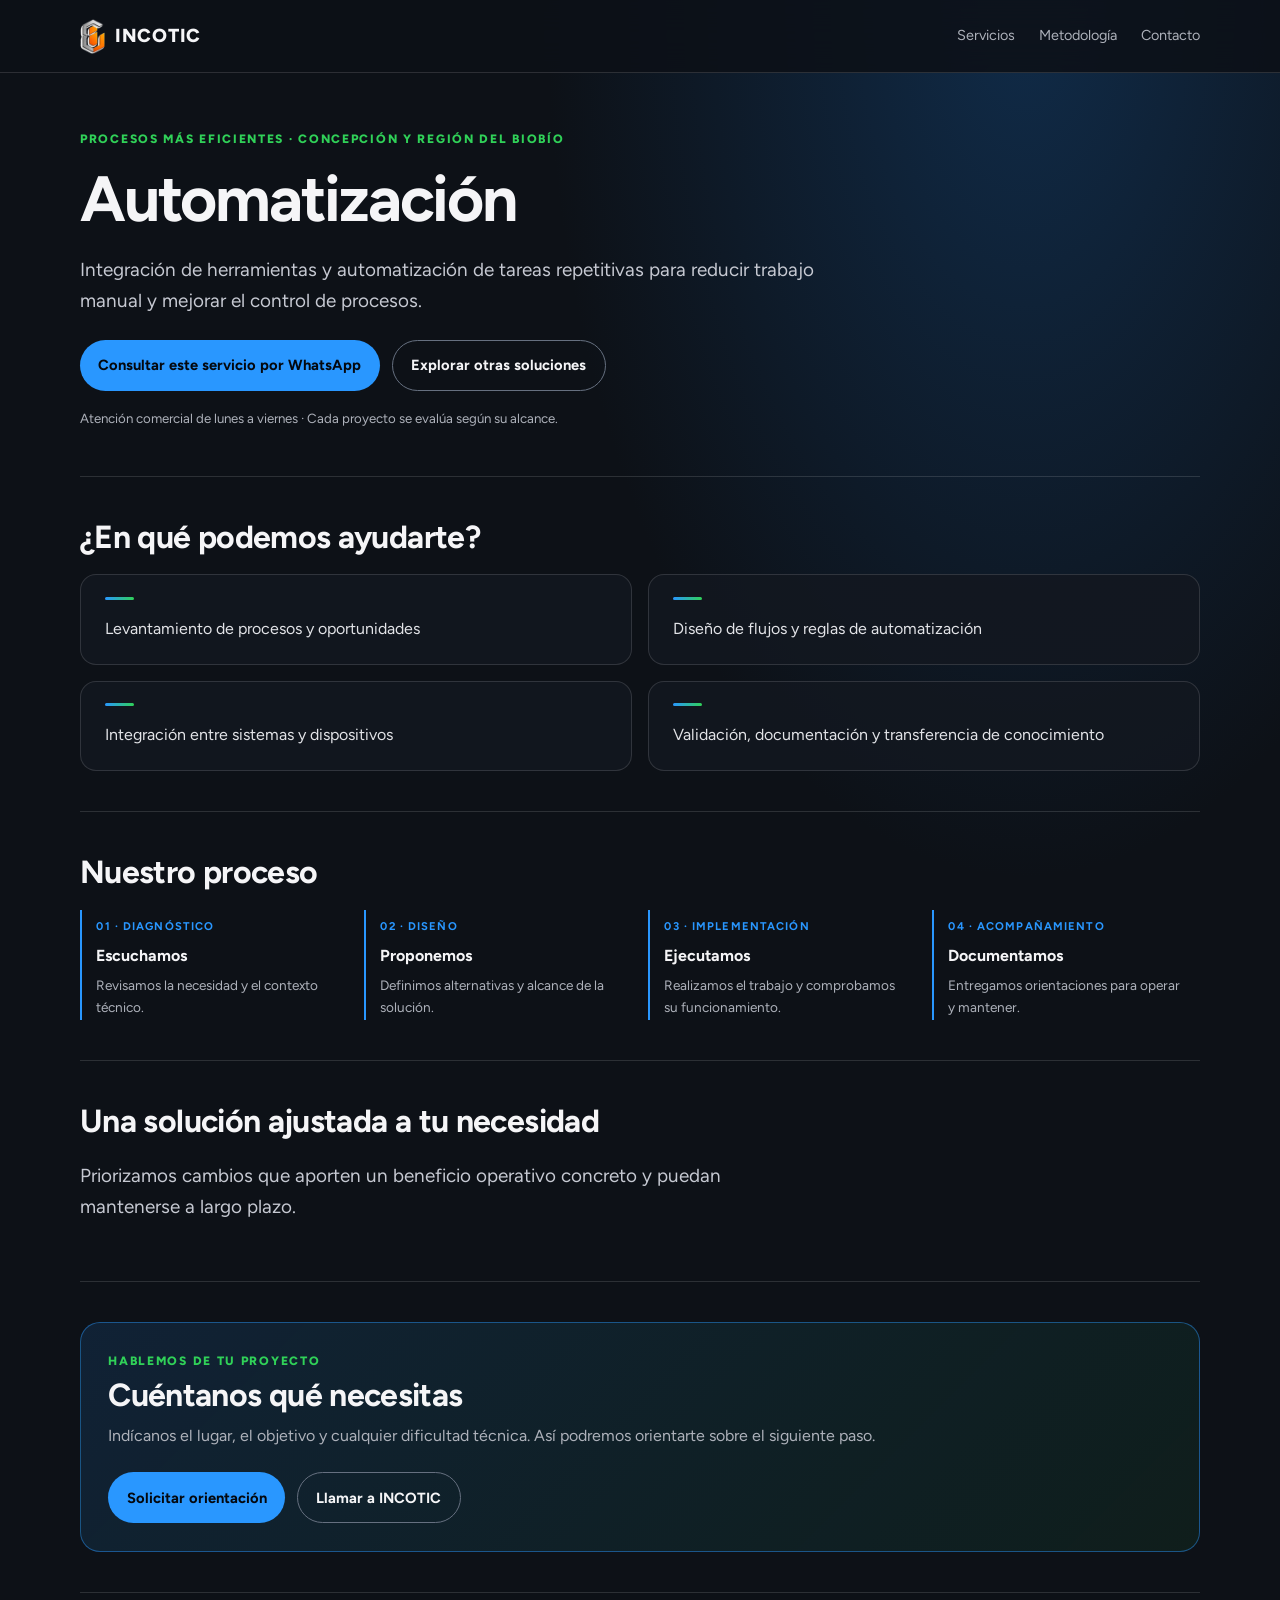
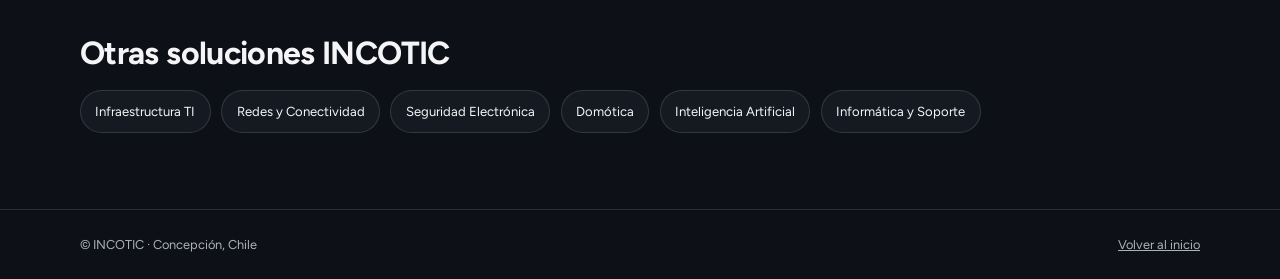
<file: servicios/automatizacion.html>
<!DOCTYPE html>
<html lang="es-CL">
<head>
<meta charset="utf-8"><meta name="viewport" content="width=device-width,initial-scale=1">
<title>Automatización en Concepción y Biobío | INCOTIC</title>
<meta name="description" content="Integración de herramientas y automatización de tareas repetitivas para reducir trabajo manual y mejorar el control de procesos. INCOTIC, Concepción y Región del Biobío.">
<link rel="canonical" href="https://incotic.com/servicios/automatizacion.html">
<meta property="og:type" content="website"><meta property="og:locale" content="es_CL">
<meta property="og:title" content="Automatización | INCOTIC"><meta property="og:description" content="Integración de herramientas y automatización de tareas repetitivas para reducir trabajo manual y mejorar el control de procesos.">
<meta property="og:url" content="https://incotic.com/servicios/automatizacion.html"><meta property="og:image" content="https://incotic.com/og-image.jpg">
<link rel="icon" href="../logo.png" type="image/png">
<link rel="preconnect" href="https://fonts.googleapis.com">
<link rel="preconnect" href="https://fonts.gstatic.com" crossorigin>
<link href="https://fonts.googleapis.com/css2?family=Figtree:wght@400;500;600;700;800&display=swap" rel="stylesheet">
<link rel="stylesheet" href="../servicios.css">
<script type="application/ld+json">{"@context":"https://schema.org","@type":"Service","name":"Automatización","serviceType":"Automatización","description":"Integración de herramientas y automatización de tareas repetitivas para reducir trabajo manual y mejorar el control de procesos.","url":"https://incotic.com/servicios/automatizacion.html","provider":{"@type":"Organization","name":"INCOTIC","url":"https://incotic.com/"},"areaServed":{"@type":"AdministrativeArea","name":"Región del Biobío, Chile"}}</script>
</head>
<body>
<a href="#contenido" class="skip">Saltar al contenido</a>
<header class="site-header"><nav class="shell nav" aria-label="Navegación principal">
<a class="brand" href="../index.html"><img src="../logo.png" alt="" width="25" height="35"> INCOTIC</a>
<div class="nav-links"><a href="../index.html#soluciones">Servicios</a><a href="../index.html#metodologia">Metodología</a><a href="../index.html#contacto">Contacto</a></div>
</nav></header>
<main id="contenido" class="shell">
<section class="hero" aria-labelledby="servicio-titulo">
<div class="eyebrow">Procesos más eficientes · Concepción y Región del Biobío</div>
<h1 id="servicio-titulo">Automatización</h1>
<p class="lede">Integración de herramientas y automatización de tareas repetitivas para reducir trabajo manual y mejorar el control de procesos.</p>
<div class="actions"><a class="action action-primary" href="https://wa.me/56973828553?text=Hola%2C%20quisiera%20una%20evaluaci%C3%B3n%20sobre%20Automatizaci%C3%B3n%20para%20mi%20proyecto." target="_blank" rel="noopener noreferrer">Consultar este servicio por WhatsApp</a><a class="action action-secondary" href="../index.html#soluciones">Explorar otras soluciones</a></div>
<p class="note">Atención comercial de lunes a viernes · Cada proyecto se evalúa según su alcance.</p>
</section>
<section class="section" aria-labelledby="alcance"><h2 id="alcance">¿En qué podemos ayudarte?</h2>
<div class="grid"><article class="tile"><p>Levantamiento de procesos y oportunidades</p></article>
<article class="tile"><p>Diseño de flujos y reglas de automatización</p></article>
<article class="tile"><p>Integración entre sistemas y dispositivos</p></article>
<article class="tile"><p>Validación, documentación y transferencia de conocimiento</p></article></div></section>
<section class="section" aria-labelledby="metodo"><h2 id="metodo">Nuestro proceso</h2>
<div class="process">
<div class="step"><b>01 · Diagnóstico</b><h3>Escuchamos</h3><p>Revisamos la necesidad y el contexto técnico.</p></div>
<div class="step"><b>02 · Diseño</b><h3>Proponemos</h3><p>Definimos alternativas y alcance de la solución.</p></div>
<div class="step"><b>03 · Implementación</b><h3>Ejecutamos</h3><p>Realizamos el trabajo y comprobamos su funcionamiento.</p></div>
<div class="step"><b>04 · Acompañamiento</b><h3>Documentamos</h3><p>Entregamos orientaciones para operar y mantener.</p></div>
</div></section>
<section class="section" aria-labelledby="enfoque"><h2 id="enfoque">Una solución ajustada a tu necesidad</h2><p class="lede">Priorizamos cambios que aporten un beneficio operativo concreto y puedan mantenerse a largo plazo.</p></section>
<section class="section" aria-labelledby="cotiza"><div class="cta"><div class="eyebrow">Hablemos de tu proyecto</div><h2 id="cotiza">Cuéntanos qué necesitas</h2><p>Indícanos el lugar, el objetivo y cualquier dificultad técnica. Así podremos orientarte sobre el siguiente paso.</p><div class="actions"><a class="action action-primary" href="https://wa.me/56973828553?text=Hola%2C%20quisiera%20una%20evaluaci%C3%B3n%20sobre%20Automatizaci%C3%B3n%20para%20mi%20proyecto." target="_blank" rel="noopener noreferrer">Solicitar orientación</a><a class="action action-secondary" href="tel:+56973828553">Llamar a INCOTIC</a></div></div></section>
<section class="section" aria-labelledby="otros"><h2 id="otros">Otras soluciones INCOTIC</h2><nav class="other-services" aria-label="Otros servicios"><a href="infraestructura-ti.html">Infraestructura TI</a><a href="redes-y-conectividad.html">Redes y Conectividad</a><a href="seguridad-electronica.html">Seguridad Electrónica</a><a href="domotica.html">Domótica</a><a href="inteligencia-artificial.html">Inteligencia Artificial</a><a href="informatica.html">Informática y Soporte</a></nav></section>
</main>
<footer class="site-footer"><div class="shell footer-inner"><span>© INCOTIC · Concepción, Chile</span><a href="../index.html">Volver al inicio</a></div></footer>
</body>
</html>
</file>
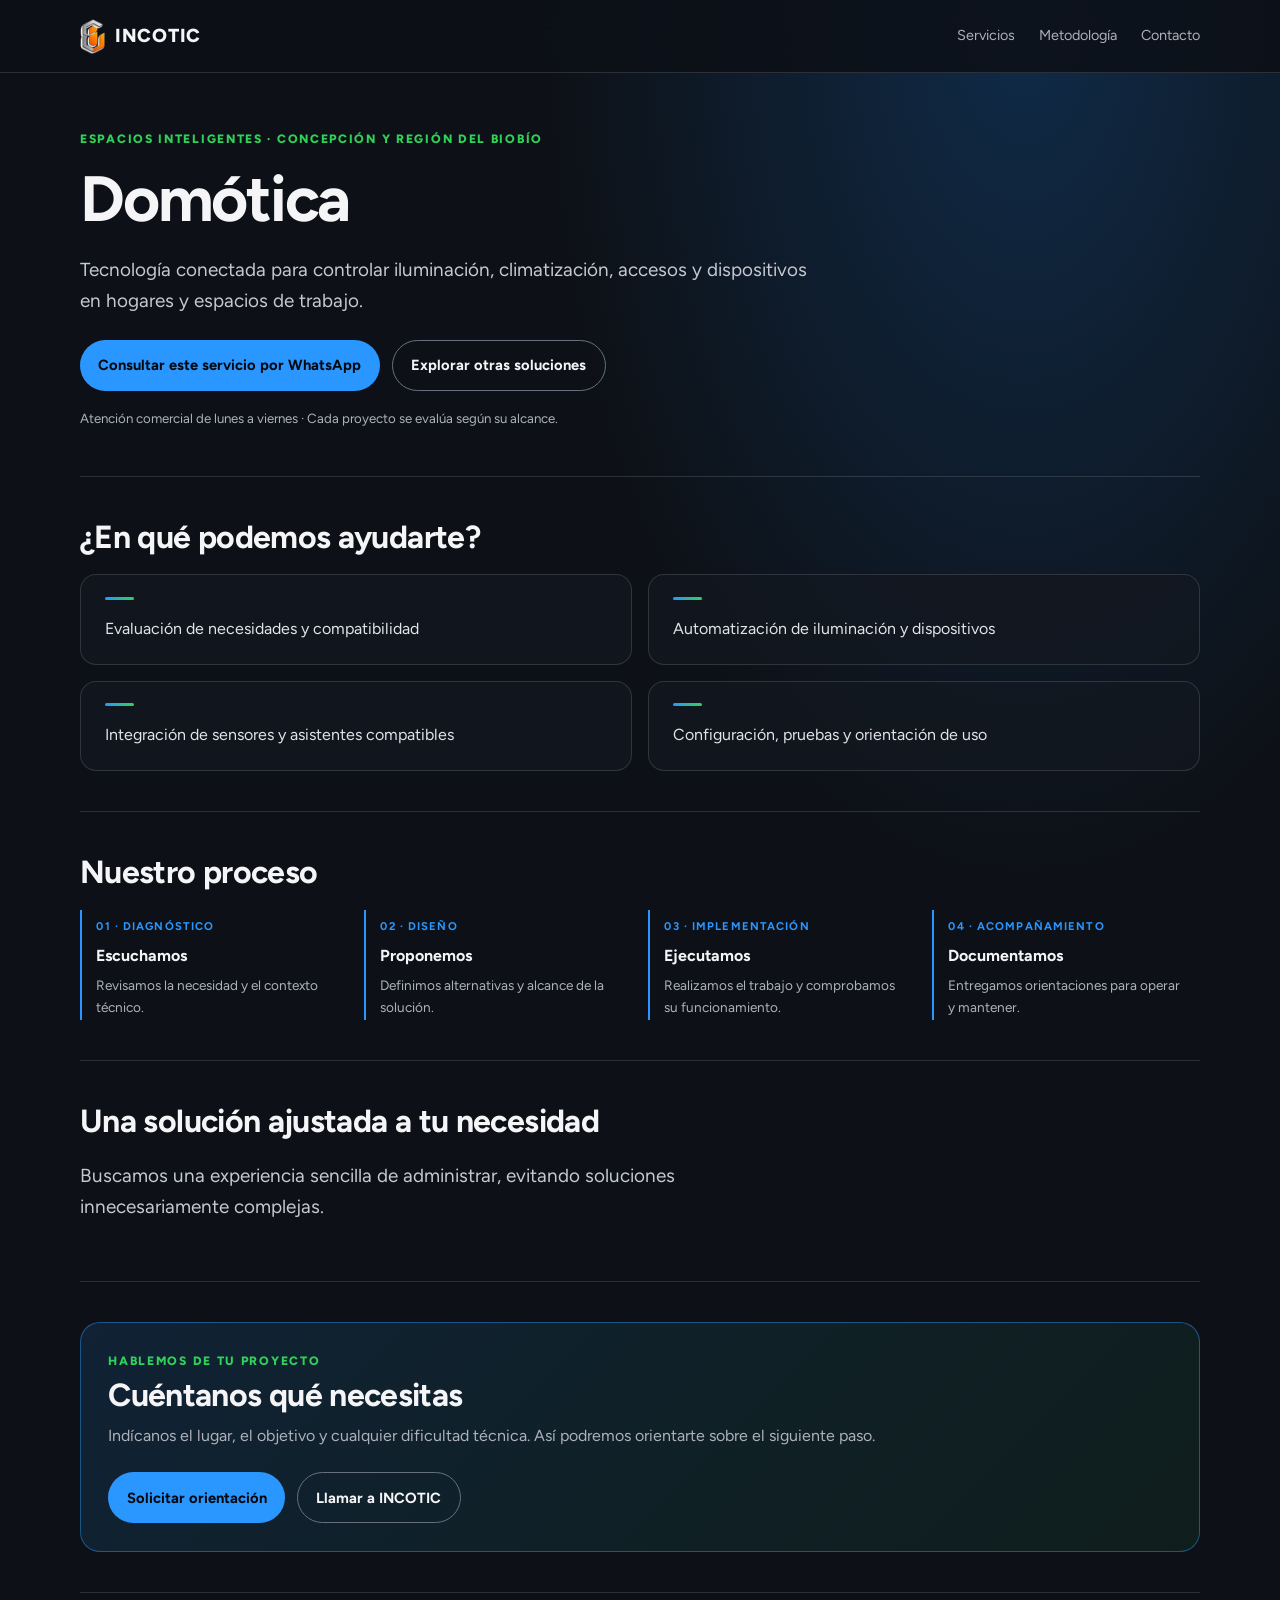
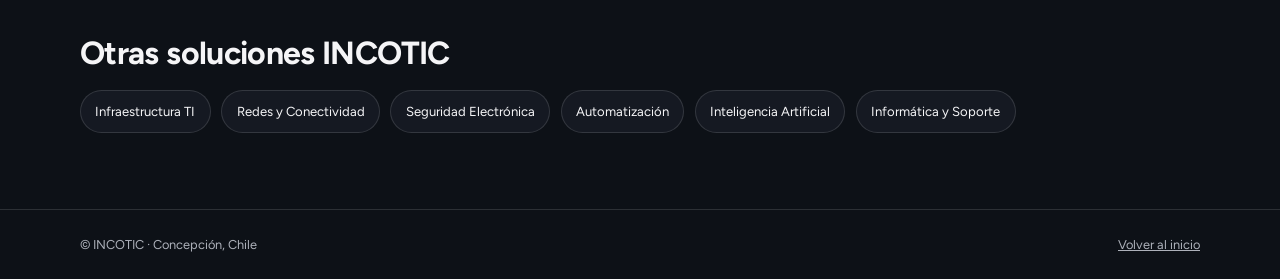
<file: servicios/domotica.html>
<!DOCTYPE html>
<html lang="es-CL">
<head>
<meta charset="utf-8"><meta name="viewport" content="width=device-width,initial-scale=1">
<title>Domótica en Concepción y Biobío | INCOTIC</title>
<meta name="description" content="Tecnología conectada para controlar iluminación, climatización, accesos y dispositivos en hogares y espacios de trabajo. INCOTIC, Concepción y Región del Biobío.">
<link rel="canonical" href="https://incotic.com/servicios/domotica.html">
<meta property="og:type" content="website"><meta property="og:locale" content="es_CL">
<meta property="og:title" content="Domótica | INCOTIC"><meta property="og:description" content="Tecnología conectada para controlar iluminación, climatización, accesos y dispositivos en hogares y espacios de trabajo.">
<meta property="og:url" content="https://incotic.com/servicios/domotica.html"><meta property="og:image" content="https://incotic.com/og-image.jpg">
<link rel="icon" href="../logo.png" type="image/png">
<link rel="preconnect" href="https://fonts.googleapis.com">
<link rel="preconnect" href="https://fonts.gstatic.com" crossorigin>
<link href="https://fonts.googleapis.com/css2?family=Figtree:wght@400;500;600;700;800&display=swap" rel="stylesheet">
<link rel="stylesheet" href="../servicios.css">
<script type="application/ld+json">{"@context":"https://schema.org","@type":"Service","name":"Domótica","serviceType":"Domótica","description":"Tecnología conectada para controlar iluminación, climatización, accesos y dispositivos en hogares y espacios de trabajo.","url":"https://incotic.com/servicios/domotica.html","provider":{"@type":"Organization","name":"INCOTIC","url":"https://incotic.com/"},"areaServed":{"@type":"AdministrativeArea","name":"Región del Biobío, Chile"}}</script>
</head>
<body>
<a href="#contenido" class="skip">Saltar al contenido</a>
<header class="site-header"><nav class="shell nav" aria-label="Navegación principal">
<a class="brand" href="../index.html"><img src="../logo.png" alt="" width="25" height="35"> INCOTIC</a>
<div class="nav-links"><a href="../index.html#soluciones">Servicios</a><a href="../index.html#metodologia">Metodología</a><a href="../index.html#contacto">Contacto</a></div>
</nav></header>
<main id="contenido" class="shell">
<section class="hero" aria-labelledby="servicio-titulo">
<div class="eyebrow">Espacios inteligentes · Concepción y Región del Biobío</div>
<h1 id="servicio-titulo">Domótica</h1>
<p class="lede">Tecnología conectada para controlar iluminación, climatización, accesos y dispositivos en hogares y espacios de trabajo.</p>
<div class="actions"><a class="action action-primary" href="https://wa.me/56973828553?text=Hola%2C%20quisiera%20una%20evaluaci%C3%B3n%20sobre%20Dom%C3%B3tica%20para%20mi%20proyecto." target="_blank" rel="noopener noreferrer">Consultar este servicio por WhatsApp</a><a class="action action-secondary" href="../index.html#soluciones">Explorar otras soluciones</a></div>
<p class="note">Atención comercial de lunes a viernes · Cada proyecto se evalúa según su alcance.</p>
</section>
<section class="section" aria-labelledby="alcance"><h2 id="alcance">¿En qué podemos ayudarte?</h2>
<div class="grid"><article class="tile"><p>Evaluación de necesidades y compatibilidad</p></article>
<article class="tile"><p>Automatización de iluminación y dispositivos</p></article>
<article class="tile"><p>Integración de sensores y asistentes compatibles</p></article>
<article class="tile"><p>Configuración, pruebas y orientación de uso</p></article></div></section>
<section class="section" aria-labelledby="metodo"><h2 id="metodo">Nuestro proceso</h2>
<div class="process">
<div class="step"><b>01 · Diagnóstico</b><h3>Escuchamos</h3><p>Revisamos la necesidad y el contexto técnico.</p></div>
<div class="step"><b>02 · Diseño</b><h3>Proponemos</h3><p>Definimos alternativas y alcance de la solución.</p></div>
<div class="step"><b>03 · Implementación</b><h3>Ejecutamos</h3><p>Realizamos el trabajo y comprobamos su funcionamiento.</p></div>
<div class="step"><b>04 · Acompañamiento</b><h3>Documentamos</h3><p>Entregamos orientaciones para operar y mantener.</p></div>
</div></section>
<section class="section" aria-labelledby="enfoque"><h2 id="enfoque">Una solución ajustada a tu necesidad</h2><p class="lede">Buscamos una experiencia sencilla de administrar, evitando soluciones innecesariamente complejas.</p></section>
<section class="section" aria-labelledby="cotiza"><div class="cta"><div class="eyebrow">Hablemos de tu proyecto</div><h2 id="cotiza">Cuéntanos qué necesitas</h2><p>Indícanos el lugar, el objetivo y cualquier dificultad técnica. Así podremos orientarte sobre el siguiente paso.</p><div class="actions"><a class="action action-primary" href="https://wa.me/56973828553?text=Hola%2C%20quisiera%20una%20evaluaci%C3%B3n%20sobre%20Dom%C3%B3tica%20para%20mi%20proyecto." target="_blank" rel="noopener noreferrer">Solicitar orientación</a><a class="action action-secondary" href="tel:+56973828553">Llamar a INCOTIC</a></div></div></section>
<section class="section" aria-labelledby="otros"><h2 id="otros">Otras soluciones INCOTIC</h2><nav class="other-services" aria-label="Otros servicios"><a href="infraestructura-ti.html">Infraestructura TI</a><a href="redes-y-conectividad.html">Redes y Conectividad</a><a href="seguridad-electronica.html">Seguridad Electrónica</a><a href="automatizacion.html">Automatización</a><a href="inteligencia-artificial.html">Inteligencia Artificial</a><a href="informatica.html">Informática y Soporte</a></nav></section>
</main>
<footer class="site-footer"><div class="shell footer-inner"><span>© INCOTIC · Concepción, Chile</span><a href="../index.html">Volver al inicio</a></div></footer>
</body>
</html>
</file>
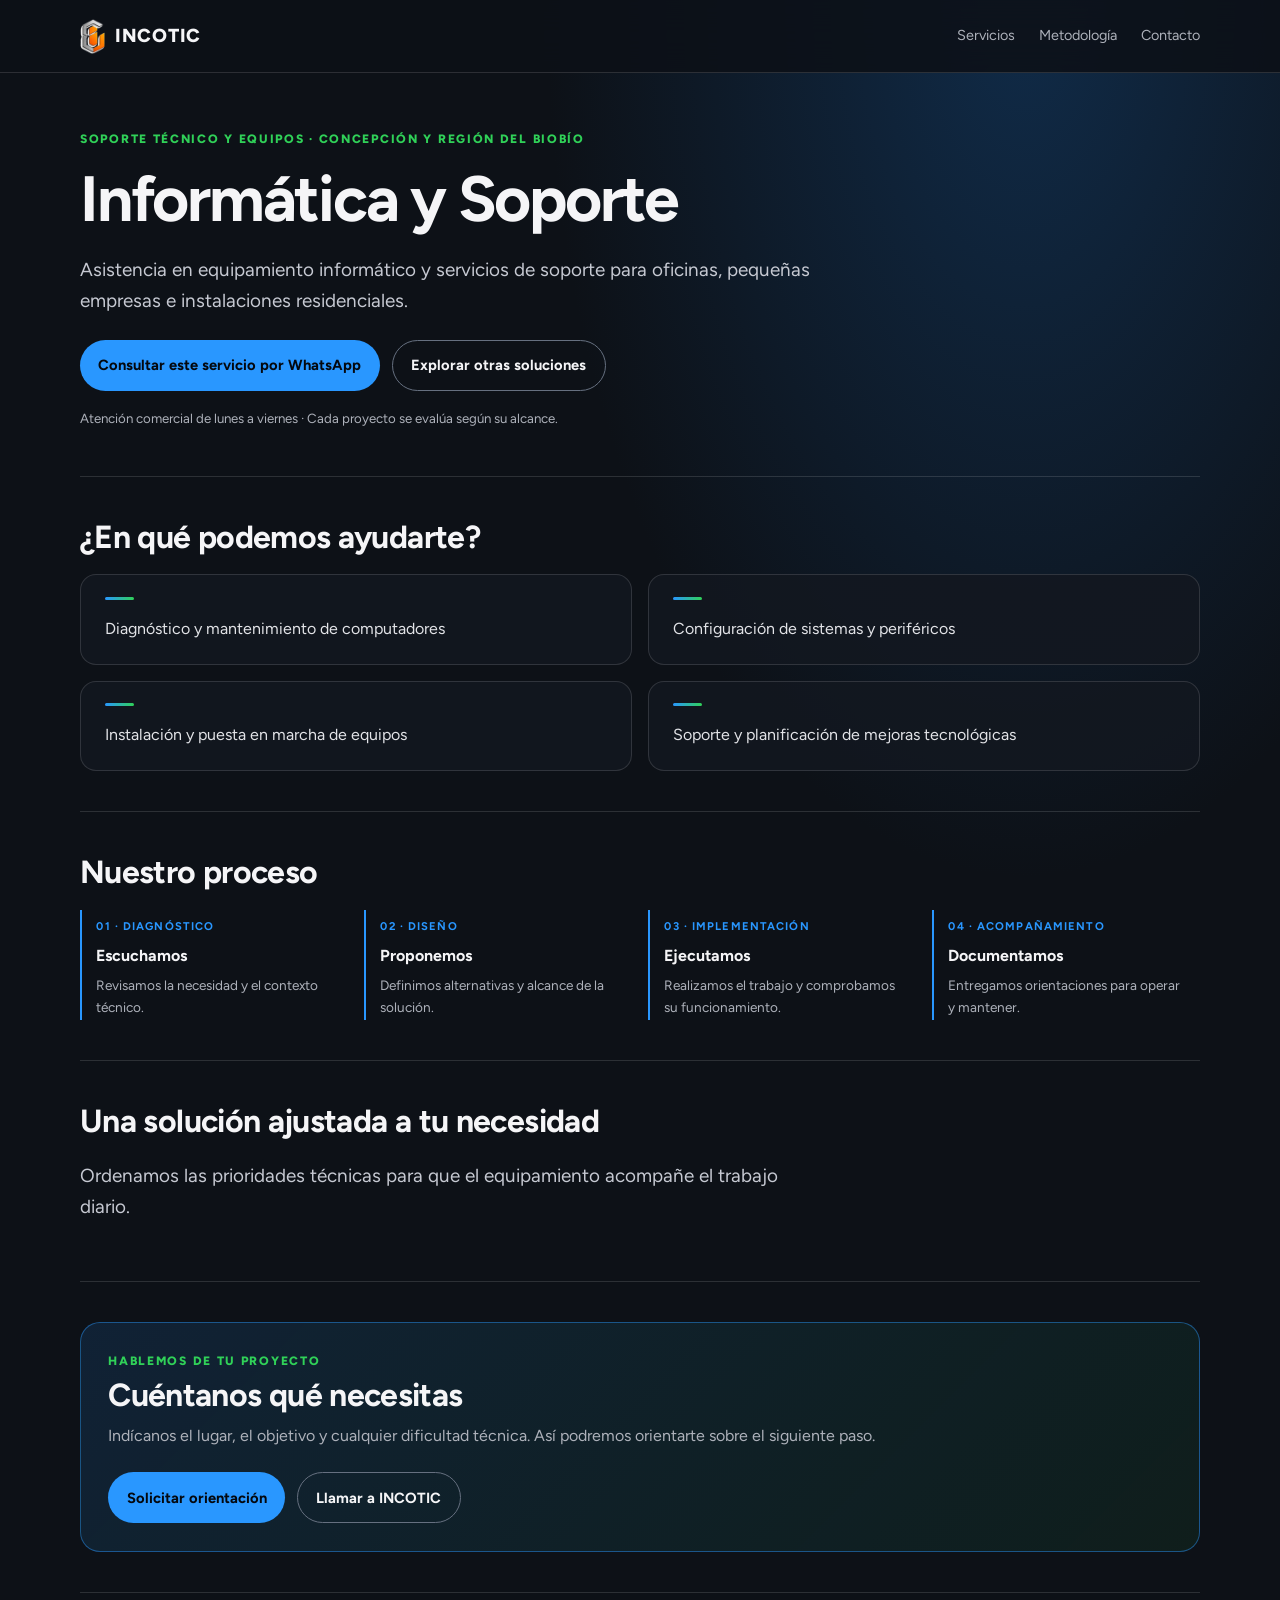
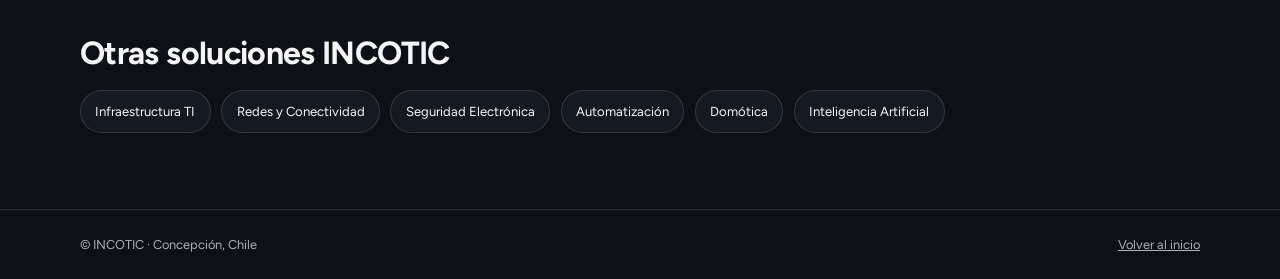
<file: servicios/informatica.html>
<!DOCTYPE html>
<html lang="es-CL">
<head>
<meta charset="utf-8"><meta name="viewport" content="width=device-width,initial-scale=1">
<title>Informática y Soporte en Concepción y Biobío | INCOTIC</title>
<meta name="description" content="Asistencia en equipamiento informático y servicios de soporte para oficinas, pequeñas empresas e instalaciones residenciales. INCOTIC, Concepción y Región del Biobío.">
<link rel="canonical" href="https://incotic.com/servicios/informatica.html">
<meta property="og:type" content="website"><meta property="og:locale" content="es_CL">
<meta property="og:title" content="Informática y Soporte | INCOTIC"><meta property="og:description" content="Asistencia en equipamiento informático y servicios de soporte para oficinas, pequeñas empresas e instalaciones residenciales.">
<meta property="og:url" content="https://incotic.com/servicios/informatica.html"><meta property="og:image" content="https://incotic.com/og-image.jpg">
<link rel="icon" href="../logo.png" type="image/png">
<link rel="preconnect" href="https://fonts.googleapis.com">
<link rel="preconnect" href="https://fonts.gstatic.com" crossorigin>
<link href="https://fonts.googleapis.com/css2?family=Figtree:wght@400;500;600;700;800&display=swap" rel="stylesheet">
<link rel="stylesheet" href="../servicios.css">
<script type="application/ld+json">{"@context":"https://schema.org","@type":"Service","name":"Informática y Soporte","serviceType":"Informática y Soporte","description":"Asistencia en equipamiento informático y servicios de soporte para oficinas, pequeñas empresas e instalaciones residenciales.","url":"https://incotic.com/servicios/informatica.html","provider":{"@type":"Organization","name":"INCOTIC","url":"https://incotic.com/"},"areaServed":{"@type":"AdministrativeArea","name":"Región del Biobío, Chile"}}</script>
</head>
<body>
<a href="#contenido" class="skip">Saltar al contenido</a>
<header class="site-header"><nav class="shell nav" aria-label="Navegación principal">
<a class="brand" href="../index.html"><img src="../logo.png" alt="" width="25" height="35"> INCOTIC</a>
<div class="nav-links"><a href="../index.html#soluciones">Servicios</a><a href="../index.html#metodologia">Metodología</a><a href="../index.html#contacto">Contacto</a></div>
</nav></header>
<main id="contenido" class="shell">
<section class="hero" aria-labelledby="servicio-titulo">
<div class="eyebrow">Soporte técnico y equipos · Concepción y Región del Biobío</div>
<h1 id="servicio-titulo">Informática y Soporte</h1>
<p class="lede">Asistencia en equipamiento informático y servicios de soporte para oficinas, pequeñas empresas e instalaciones residenciales.</p>
<div class="actions"><a class="action action-primary" href="https://wa.me/56973828553?text=Hola%2C%20quisiera%20una%20evaluaci%C3%B3n%20sobre%20Inform%C3%A1tica%20y%20Soporte%20para%20mi%20proyecto." target="_blank" rel="noopener noreferrer">Consultar este servicio por WhatsApp</a><a class="action action-secondary" href="../index.html#soluciones">Explorar otras soluciones</a></div>
<p class="note">Atención comercial de lunes a viernes · Cada proyecto se evalúa según su alcance.</p>
</section>
<section class="section" aria-labelledby="alcance"><h2 id="alcance">¿En qué podemos ayudarte?</h2>
<div class="grid"><article class="tile"><p>Diagnóstico y mantenimiento de computadores</p></article>
<article class="tile"><p>Configuración de sistemas y periféricos</p></article>
<article class="tile"><p>Instalación y puesta en marcha de equipos</p></article>
<article class="tile"><p>Soporte y planificación de mejoras tecnológicas</p></article></div></section>
<section class="section" aria-labelledby="metodo"><h2 id="metodo">Nuestro proceso</h2>
<div class="process">
<div class="step"><b>01 · Diagnóstico</b><h3>Escuchamos</h3><p>Revisamos la necesidad y el contexto técnico.</p></div>
<div class="step"><b>02 · Diseño</b><h3>Proponemos</h3><p>Definimos alternativas y alcance de la solución.</p></div>
<div class="step"><b>03 · Implementación</b><h3>Ejecutamos</h3><p>Realizamos el trabajo y comprobamos su funcionamiento.</p></div>
<div class="step"><b>04 · Acompañamiento</b><h3>Documentamos</h3><p>Entregamos orientaciones para operar y mantener.</p></div>
</div></section>
<section class="section" aria-labelledby="enfoque"><h2 id="enfoque">Una solución ajustada a tu necesidad</h2><p class="lede">Ordenamos las prioridades técnicas para que el equipamiento acompañe el trabajo diario.</p></section>
<section class="section" aria-labelledby="cotiza"><div class="cta"><div class="eyebrow">Hablemos de tu proyecto</div><h2 id="cotiza">Cuéntanos qué necesitas</h2><p>Indícanos el lugar, el objetivo y cualquier dificultad técnica. Así podremos orientarte sobre el siguiente paso.</p><div class="actions"><a class="action action-primary" href="https://wa.me/56973828553?text=Hola%2C%20quisiera%20una%20evaluaci%C3%B3n%20sobre%20Inform%C3%A1tica%20y%20Soporte%20para%20mi%20proyecto." target="_blank" rel="noopener noreferrer">Solicitar orientación</a><a class="action action-secondary" href="tel:+56973828553">Llamar a INCOTIC</a></div></div></section>
<section class="section" aria-labelledby="otros"><h2 id="otros">Otras soluciones INCOTIC</h2><nav class="other-services" aria-label="Otros servicios"><a href="infraestructura-ti.html">Infraestructura TI</a><a href="redes-y-conectividad.html">Redes y Conectividad</a><a href="seguridad-electronica.html">Seguridad Electrónica</a><a href="automatizacion.html">Automatización</a><a href="domotica.html">Domótica</a><a href="inteligencia-artificial.html">Inteligencia Artificial</a></nav></section>
</main>
<footer class="site-footer"><div class="shell footer-inner"><span>© INCOTIC · Concepción, Chile</span><a href="../index.html">Volver al inicio</a></div></footer>
</body>
</html>
</file>
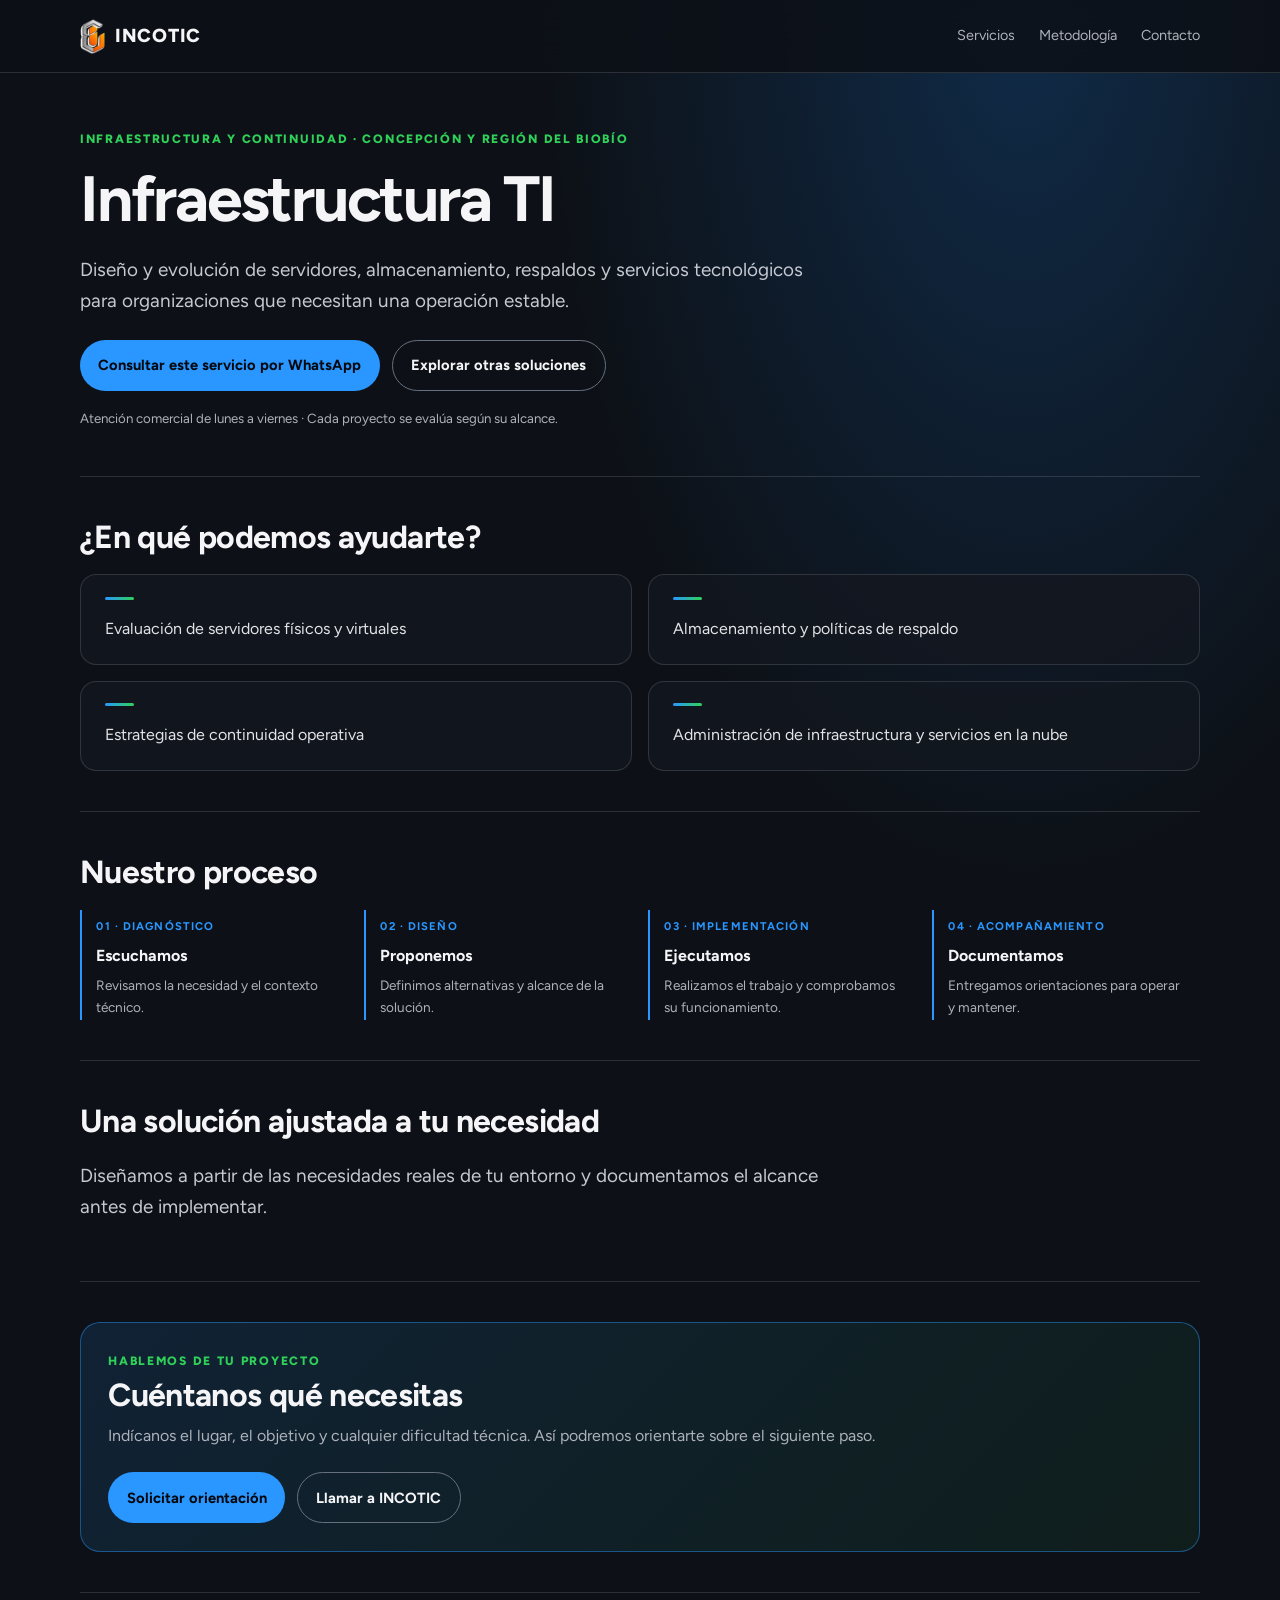
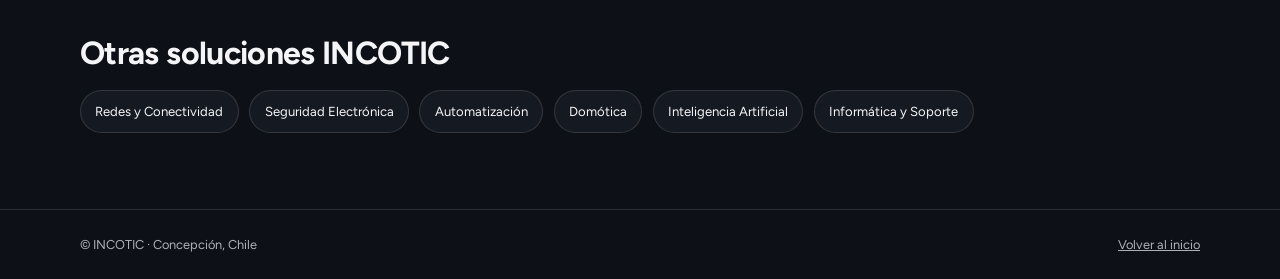
<file: servicios/infraestructura-ti.html>
<!DOCTYPE html>
<html lang="es-CL">
<head>
<meta charset="utf-8"><meta name="viewport" content="width=device-width,initial-scale=1">
<title>Infraestructura TI en Concepción y Biobío | INCOTIC</title>
<meta name="description" content="Diseño y evolución de servidores, almacenamiento, respaldos y servicios tecnológicos para organizaciones que necesitan una operación estable. INCOTIC, Concepción y Región del Biobío.">
<link rel="canonical" href="https://incotic.com/servicios/infraestructura-ti.html">
<meta property="og:type" content="website"><meta property="og:locale" content="es_CL">
<meta property="og:title" content="Infraestructura TI | INCOTIC"><meta property="og:description" content="Diseño y evolución de servidores, almacenamiento, respaldos y servicios tecnológicos para organizaciones que necesitan una operación estable.">
<meta property="og:url" content="https://incotic.com/servicios/infraestructura-ti.html"><meta property="og:image" content="https://incotic.com/og-image.jpg">
<link rel="icon" href="../logo.png" type="image/png">
<link rel="preconnect" href="https://fonts.googleapis.com">
<link rel="preconnect" href="https://fonts.gstatic.com" crossorigin>
<link href="https://fonts.googleapis.com/css2?family=Figtree:wght@400;500;600;700;800&display=swap" rel="stylesheet">
<link rel="stylesheet" href="../servicios.css">
<script type="application/ld+json">{"@context":"https://schema.org","@type":"Service","name":"Infraestructura TI","serviceType":"Infraestructura TI","description":"Diseño y evolución de servidores, almacenamiento, respaldos y servicios tecnológicos para organizaciones que necesitan una operación estable.","url":"https://incotic.com/servicios/infraestructura-ti.html","provider":{"@type":"Organization","name":"INCOTIC","url":"https://incotic.com/"},"areaServed":{"@type":"AdministrativeArea","name":"Región del Biobío, Chile"}}</script>
</head>
<body>
<a href="#contenido" class="skip">Saltar al contenido</a>
<header class="site-header"><nav class="shell nav" aria-label="Navegación principal">
<a class="brand" href="../index.html"><img src="../logo.png" alt="" width="25" height="35"> INCOTIC</a>
<div class="nav-links"><a href="../index.html#soluciones">Servicios</a><a href="../index.html#metodologia">Metodología</a><a href="../index.html#contacto">Contacto</a></div>
</nav></header>
<main id="contenido" class="shell">
<section class="hero" aria-labelledby="servicio-titulo">
<div class="eyebrow">Infraestructura y continuidad · Concepción y Región del Biobío</div>
<h1 id="servicio-titulo">Infraestructura TI</h1>
<p class="lede">Diseño y evolución de servidores, almacenamiento, respaldos y servicios tecnológicos para organizaciones que necesitan una operación estable.</p>
<div class="actions"><a class="action action-primary" href="https://wa.me/56973828553?text=Hola%2C%20quisiera%20una%20evaluaci%C3%B3n%20sobre%20Infraestructura%20TI%20para%20mi%20proyecto." target="_blank" rel="noopener noreferrer">Consultar este servicio por WhatsApp</a><a class="action action-secondary" href="../index.html#soluciones">Explorar otras soluciones</a></div>
<p class="note">Atención comercial de lunes a viernes · Cada proyecto se evalúa según su alcance.</p>
</section>
<section class="section" aria-labelledby="alcance"><h2 id="alcance">¿En qué podemos ayudarte?</h2>
<div class="grid"><article class="tile"><p>Evaluación de servidores físicos y virtuales</p></article>
<article class="tile"><p>Almacenamiento y políticas de respaldo</p></article>
<article class="tile"><p>Estrategias de continuidad operativa</p></article>
<article class="tile"><p>Administración de infraestructura y servicios en la nube</p></article></div></section>
<section class="section" aria-labelledby="metodo"><h2 id="metodo">Nuestro proceso</h2>
<div class="process">
<div class="step"><b>01 · Diagnóstico</b><h3>Escuchamos</h3><p>Revisamos la necesidad y el contexto técnico.</p></div>
<div class="step"><b>02 · Diseño</b><h3>Proponemos</h3><p>Definimos alternativas y alcance de la solución.</p></div>
<div class="step"><b>03 · Implementación</b><h3>Ejecutamos</h3><p>Realizamos el trabajo y comprobamos su funcionamiento.</p></div>
<div class="step"><b>04 · Acompañamiento</b><h3>Documentamos</h3><p>Entregamos orientaciones para operar y mantener.</p></div>
</div></section>
<section class="section" aria-labelledby="enfoque"><h2 id="enfoque">Una solución ajustada a tu necesidad</h2><p class="lede">Diseñamos a partir de las necesidades reales de tu entorno y documentamos el alcance antes de implementar.</p></section>
<section class="section" aria-labelledby="cotiza"><div class="cta"><div class="eyebrow">Hablemos de tu proyecto</div><h2 id="cotiza">Cuéntanos qué necesitas</h2><p>Indícanos el lugar, el objetivo y cualquier dificultad técnica. Así podremos orientarte sobre el siguiente paso.</p><div class="actions"><a class="action action-primary" href="https://wa.me/56973828553?text=Hola%2C%20quisiera%20una%20evaluaci%C3%B3n%20sobre%20Infraestructura%20TI%20para%20mi%20proyecto." target="_blank" rel="noopener noreferrer">Solicitar orientación</a><a class="action action-secondary" href="tel:+56973828553">Llamar a INCOTIC</a></div></div></section>
<section class="section" aria-labelledby="otros"><h2 id="otros">Otras soluciones INCOTIC</h2><nav class="other-services" aria-label="Otros servicios"><a href="redes-y-conectividad.html">Redes y Conectividad</a><a href="seguridad-electronica.html">Seguridad Electrónica</a><a href="automatizacion.html">Automatización</a><a href="domotica.html">Domótica</a><a href="inteligencia-artificial.html">Inteligencia Artificial</a><a href="informatica.html">Informática y Soporte</a></nav></section>
</main>
<footer class="site-footer"><div class="shell footer-inner"><span>© INCOTIC · Concepción, Chile</span><a href="../index.html">Volver al inicio</a></div></footer>
</body>
</html>
</file>
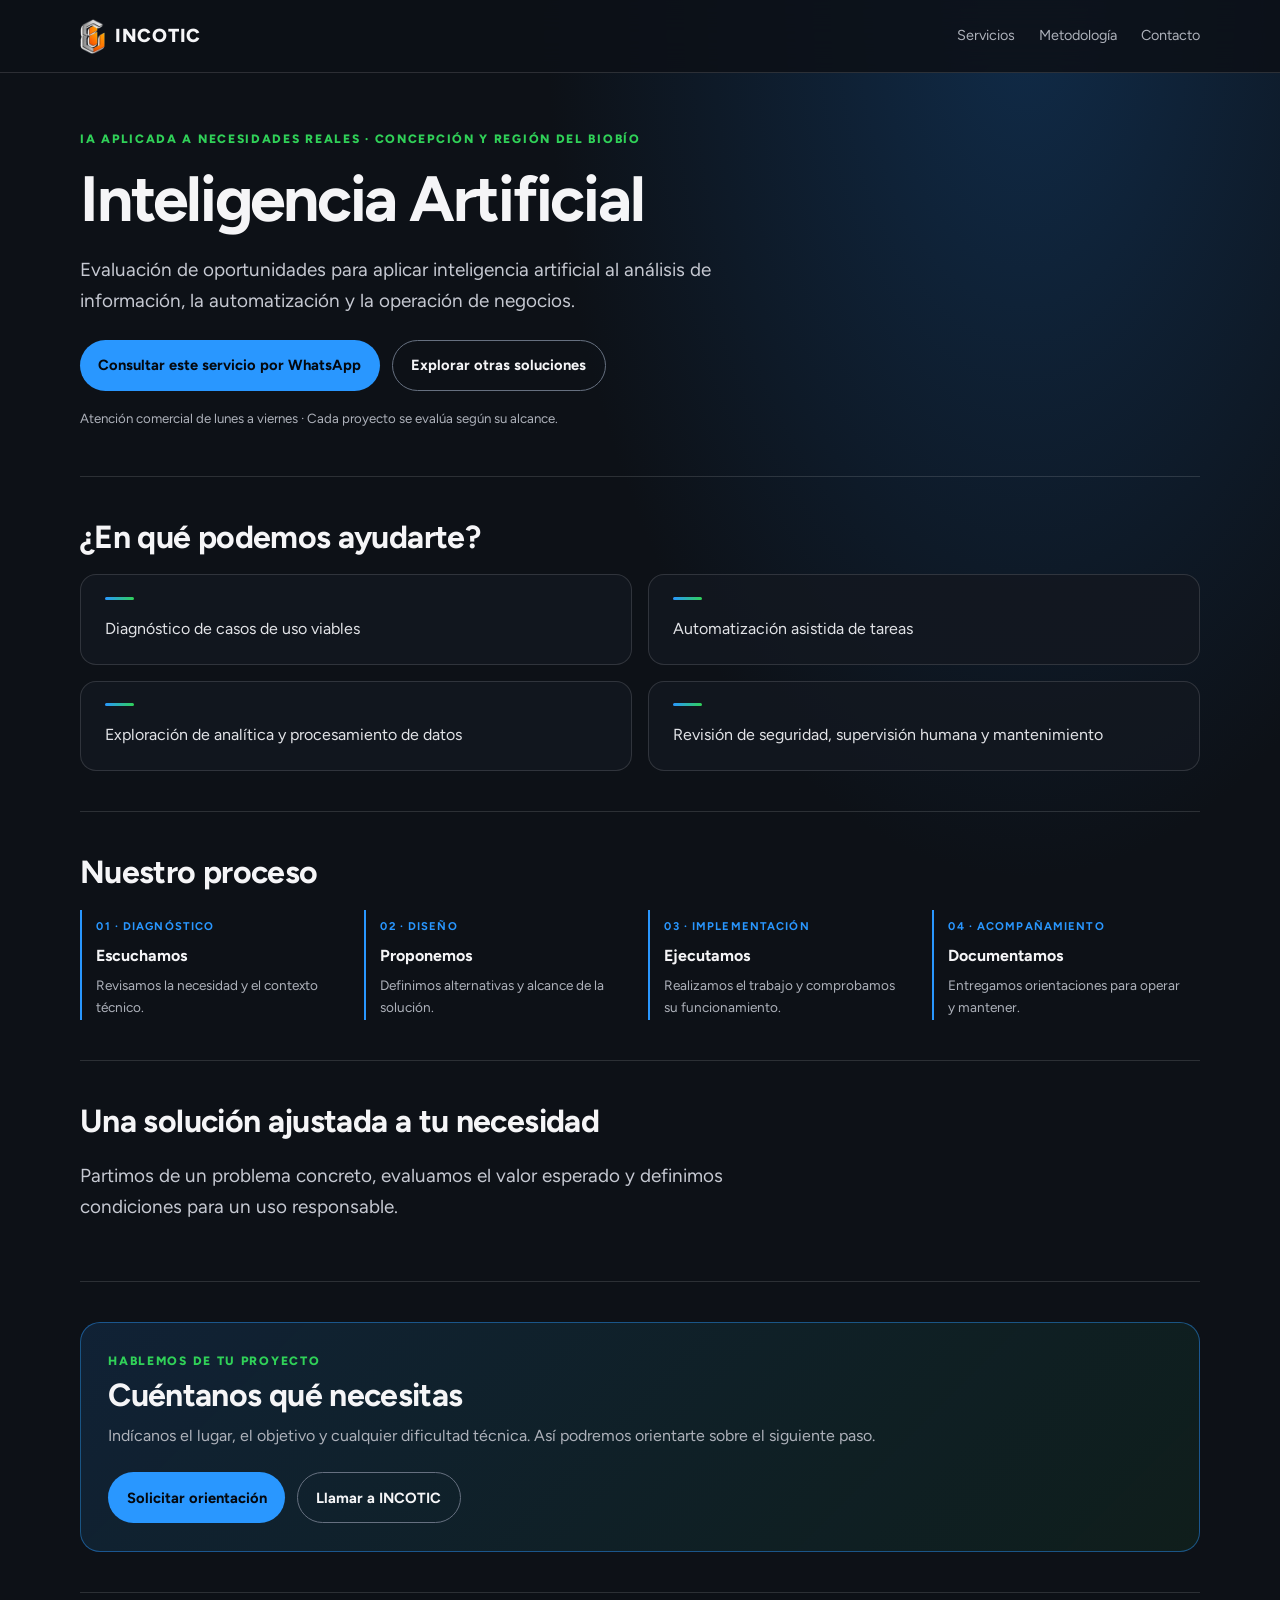
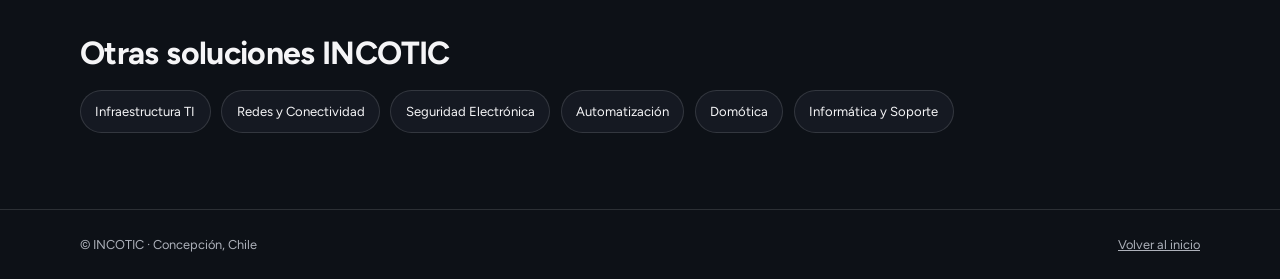
<file: servicios/inteligencia-artificial.html>
<!DOCTYPE html>
<html lang="es-CL">
<head>
<meta charset="utf-8"><meta name="viewport" content="width=device-width,initial-scale=1">
<title>Inteligencia Artificial en Concepción y Biobío | INCOTIC</title>
<meta name="description" content="Evaluación de oportunidades para aplicar inteligencia artificial al análisis de información, la automatización y la operación de negocios. INCOTIC, Concepción y Región del Biobío.">
<link rel="canonical" href="https://incotic.com/servicios/inteligencia-artificial.html">
<meta property="og:type" content="website"><meta property="og:locale" content="es_CL">
<meta property="og:title" content="Inteligencia Artificial | INCOTIC"><meta property="og:description" content="Evaluación de oportunidades para aplicar inteligencia artificial al análisis de información, la automatización y la operación de negocios.">
<meta property="og:url" content="https://incotic.com/servicios/inteligencia-artificial.html"><meta property="og:image" content="https://incotic.com/og-image.jpg">
<link rel="icon" href="../logo.png" type="image/png">
<link rel="preconnect" href="https://fonts.googleapis.com">
<link rel="preconnect" href="https://fonts.gstatic.com" crossorigin>
<link href="https://fonts.googleapis.com/css2?family=Figtree:wght@400;500;600;700;800&display=swap" rel="stylesheet">
<link rel="stylesheet" href="../servicios.css">
<script type="application/ld+json">{"@context":"https://schema.org","@type":"Service","name":"Inteligencia Artificial","serviceType":"Inteligencia Artificial","description":"Evaluación de oportunidades para aplicar inteligencia artificial al análisis de información, la automatización y la operación de negocios.","url":"https://incotic.com/servicios/inteligencia-artificial.html","provider":{"@type":"Organization","name":"INCOTIC","url":"https://incotic.com/"},"areaServed":{"@type":"AdministrativeArea","name":"Región del Biobío, Chile"}}</script>
</head>
<body>
<a href="#contenido" class="skip">Saltar al contenido</a>
<header class="site-header"><nav class="shell nav" aria-label="Navegación principal">
<a class="brand" href="../index.html"><img src="../logo.png" alt="" width="25" height="35"> INCOTIC</a>
<div class="nav-links"><a href="../index.html#soluciones">Servicios</a><a href="../index.html#metodologia">Metodología</a><a href="../index.html#contacto">Contacto</a></div>
</nav></header>
<main id="contenido" class="shell">
<section class="hero" aria-labelledby="servicio-titulo">
<div class="eyebrow">IA aplicada a necesidades reales · Concepción y Región del Biobío</div>
<h1 id="servicio-titulo">Inteligencia Artificial</h1>
<p class="lede">Evaluación de oportunidades para aplicar inteligencia artificial al análisis de información, la automatización y la operación de negocios.</p>
<div class="actions"><a class="action action-primary" href="https://wa.me/56973828553?text=Hola%2C%20quisiera%20una%20evaluaci%C3%B3n%20sobre%20Inteligencia%20Artificial%20para%20mi%20proyecto." target="_blank" rel="noopener noreferrer">Consultar este servicio por WhatsApp</a><a class="action action-secondary" href="../index.html#soluciones">Explorar otras soluciones</a></div>
<p class="note">Atención comercial de lunes a viernes · Cada proyecto se evalúa según su alcance.</p>
</section>
<section class="section" aria-labelledby="alcance"><h2 id="alcance">¿En qué podemos ayudarte?</h2>
<div class="grid"><article class="tile"><p>Diagnóstico de casos de uso viables</p></article>
<article class="tile"><p>Automatización asistida de tareas</p></article>
<article class="tile"><p>Exploración de analítica y procesamiento de datos</p></article>
<article class="tile"><p>Revisión de seguridad, supervisión humana y mantenimiento</p></article></div></section>
<section class="section" aria-labelledby="metodo"><h2 id="metodo">Nuestro proceso</h2>
<div class="process">
<div class="step"><b>01 · Diagnóstico</b><h3>Escuchamos</h3><p>Revisamos la necesidad y el contexto técnico.</p></div>
<div class="step"><b>02 · Diseño</b><h3>Proponemos</h3><p>Definimos alternativas y alcance de la solución.</p></div>
<div class="step"><b>03 · Implementación</b><h3>Ejecutamos</h3><p>Realizamos el trabajo y comprobamos su funcionamiento.</p></div>
<div class="step"><b>04 · Acompañamiento</b><h3>Documentamos</h3><p>Entregamos orientaciones para operar y mantener.</p></div>
</div></section>
<section class="section" aria-labelledby="enfoque"><h2 id="enfoque">Una solución ajustada a tu necesidad</h2><p class="lede">Partimos de un problema concreto, evaluamos el valor esperado y definimos condiciones para un uso responsable.</p></section>
<section class="section" aria-labelledby="cotiza"><div class="cta"><div class="eyebrow">Hablemos de tu proyecto</div><h2 id="cotiza">Cuéntanos qué necesitas</h2><p>Indícanos el lugar, el objetivo y cualquier dificultad técnica. Así podremos orientarte sobre el siguiente paso.</p><div class="actions"><a class="action action-primary" href="https://wa.me/56973828553?text=Hola%2C%20quisiera%20una%20evaluaci%C3%B3n%20sobre%20Inteligencia%20Artificial%20para%20mi%20proyecto." target="_blank" rel="noopener noreferrer">Solicitar orientación</a><a class="action action-secondary" href="tel:+56973828553">Llamar a INCOTIC</a></div></div></section>
<section class="section" aria-labelledby="otros"><h2 id="otros">Otras soluciones INCOTIC</h2><nav class="other-services" aria-label="Otros servicios"><a href="infraestructura-ti.html">Infraestructura TI</a><a href="redes-y-conectividad.html">Redes y Conectividad</a><a href="seguridad-electronica.html">Seguridad Electrónica</a><a href="automatizacion.html">Automatización</a><a href="domotica.html">Domótica</a><a href="informatica.html">Informática y Soporte</a></nav></section>
</main>
<footer class="site-footer"><div class="shell footer-inner"><span>© INCOTIC · Concepción, Chile</span><a href="../index.html">Volver al inicio</a></div></footer>
</body>
</html>
</file>
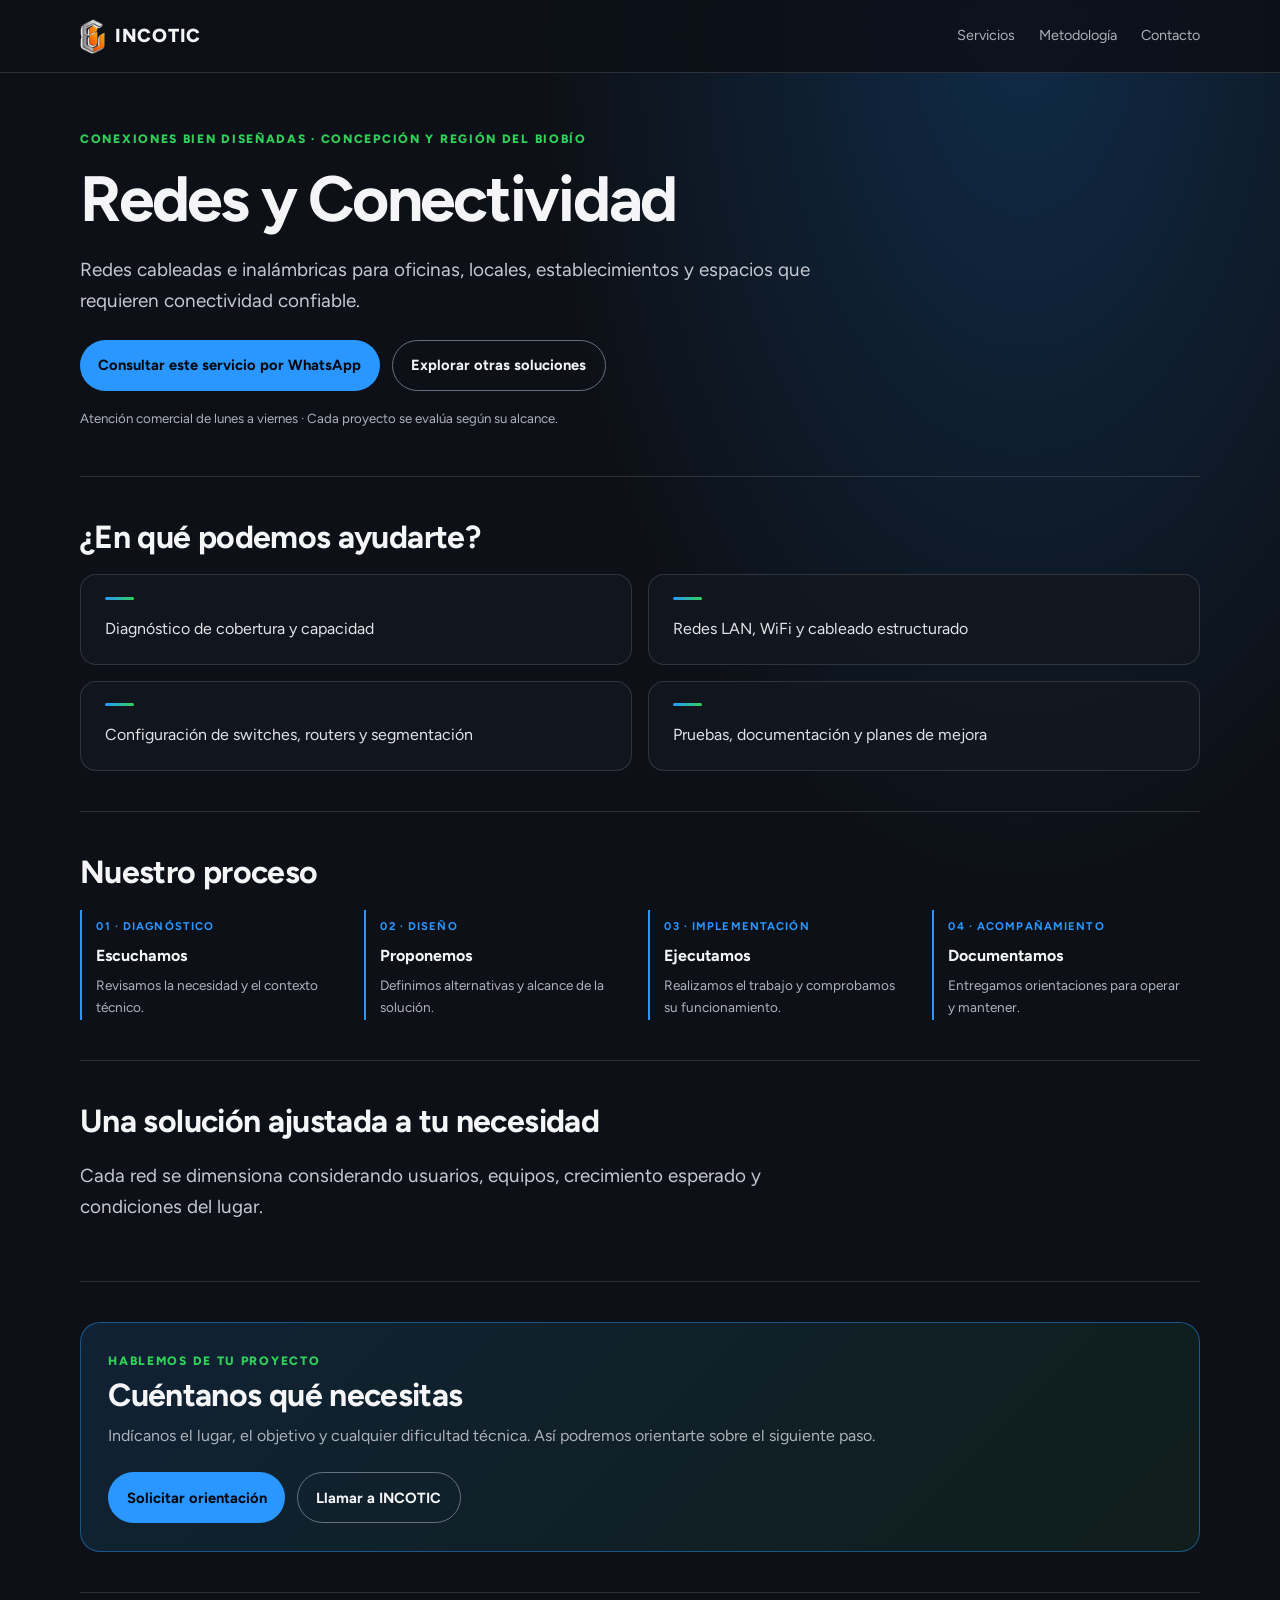
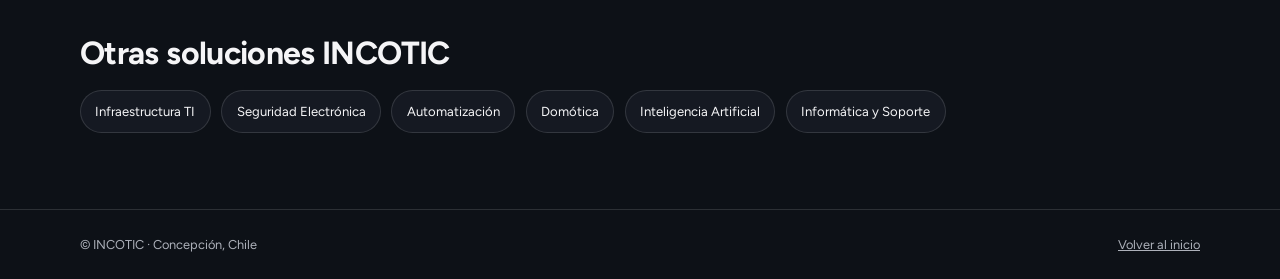
<file: servicios/redes-y-conectividad.html>
<!DOCTYPE html>
<html lang="es-CL">
<head>
<meta charset="utf-8"><meta name="viewport" content="width=device-width,initial-scale=1">
<title>Redes y Conectividad en Concepción y Biobío | INCOTIC</title>
<meta name="description" content="Redes cableadas e inalámbricas para oficinas, locales, establecimientos y espacios que requieren conectividad confiable. INCOTIC, Concepción y Región del Biobío.">
<link rel="canonical" href="https://incotic.com/servicios/redes-y-conectividad.html">
<meta property="og:type" content="website"><meta property="og:locale" content="es_CL">
<meta property="og:title" content="Redes y Conectividad | INCOTIC"><meta property="og:description" content="Redes cableadas e inalámbricas para oficinas, locales, establecimientos y espacios que requieren conectividad confiable.">
<meta property="og:url" content="https://incotic.com/servicios/redes-y-conectividad.html"><meta property="og:image" content="https://incotic.com/og-image.jpg">
<link rel="icon" href="../logo.png" type="image/png">
<link rel="preconnect" href="https://fonts.googleapis.com">
<link rel="preconnect" href="https://fonts.gstatic.com" crossorigin>
<link href="https://fonts.googleapis.com/css2?family=Figtree:wght@400;500;600;700;800&display=swap" rel="stylesheet">
<link rel="stylesheet" href="../servicios.css">
<script type="application/ld+json">{"@context":"https://schema.org","@type":"Service","name":"Redes y Conectividad","serviceType":"Redes y Conectividad","description":"Redes cableadas e inalámbricas para oficinas, locales, establecimientos y espacios que requieren conectividad confiable.","url":"https://incotic.com/servicios/redes-y-conectividad.html","provider":{"@type":"Organization","name":"INCOTIC","url":"https://incotic.com/"},"areaServed":{"@type":"AdministrativeArea","name":"Región del Biobío, Chile"}}</script>
</head>
<body>
<a href="#contenido" class="skip">Saltar al contenido</a>
<header class="site-header"><nav class="shell nav" aria-label="Navegación principal">
<a class="brand" href="../index.html"><img src="../logo.png" alt="" width="25" height="35"> INCOTIC</a>
<div class="nav-links"><a href="../index.html#soluciones">Servicios</a><a href="../index.html#metodologia">Metodología</a><a href="../index.html#contacto">Contacto</a></div>
</nav></header>
<main id="contenido" class="shell">
<section class="hero" aria-labelledby="servicio-titulo">
<div class="eyebrow">Conexiones bien diseñadas · Concepción y Región del Biobío</div>
<h1 id="servicio-titulo">Redes y Conectividad</h1>
<p class="lede">Redes cableadas e inalámbricas para oficinas, locales, establecimientos y espacios que requieren conectividad confiable.</p>
<div class="actions"><a class="action action-primary" href="https://wa.me/56973828553?text=Hola%2C%20quisiera%20una%20evaluaci%C3%B3n%20sobre%20Redes%20y%20Conectividad%20para%20mi%20proyecto." target="_blank" rel="noopener noreferrer">Consultar este servicio por WhatsApp</a><a class="action action-secondary" href="../index.html#soluciones">Explorar otras soluciones</a></div>
<p class="note">Atención comercial de lunes a viernes · Cada proyecto se evalúa según su alcance.</p>
</section>
<section class="section" aria-labelledby="alcance"><h2 id="alcance">¿En qué podemos ayudarte?</h2>
<div class="grid"><article class="tile"><p>Diagnóstico de cobertura y capacidad</p></article>
<article class="tile"><p>Redes LAN, WiFi y cableado estructurado</p></article>
<article class="tile"><p>Configuración de switches, routers y segmentación</p></article>
<article class="tile"><p>Pruebas, documentación y planes de mejora</p></article></div></section>
<section class="section" aria-labelledby="metodo"><h2 id="metodo">Nuestro proceso</h2>
<div class="process">
<div class="step"><b>01 · Diagnóstico</b><h3>Escuchamos</h3><p>Revisamos la necesidad y el contexto técnico.</p></div>
<div class="step"><b>02 · Diseño</b><h3>Proponemos</h3><p>Definimos alternativas y alcance de la solución.</p></div>
<div class="step"><b>03 · Implementación</b><h3>Ejecutamos</h3><p>Realizamos el trabajo y comprobamos su funcionamiento.</p></div>
<div class="step"><b>04 · Acompañamiento</b><h3>Documentamos</h3><p>Entregamos orientaciones para operar y mantener.</p></div>
</div></section>
<section class="section" aria-labelledby="enfoque"><h2 id="enfoque">Una solución ajustada a tu necesidad</h2><p class="lede">Cada red se dimensiona considerando usuarios, equipos, crecimiento esperado y condiciones del lugar.</p></section>
<section class="section" aria-labelledby="cotiza"><div class="cta"><div class="eyebrow">Hablemos de tu proyecto</div><h2 id="cotiza">Cuéntanos qué necesitas</h2><p>Indícanos el lugar, el objetivo y cualquier dificultad técnica. Así podremos orientarte sobre el siguiente paso.</p><div class="actions"><a class="action action-primary" href="https://wa.me/56973828553?text=Hola%2C%20quisiera%20una%20evaluaci%C3%B3n%20sobre%20Redes%20y%20Conectividad%20para%20mi%20proyecto." target="_blank" rel="noopener noreferrer">Solicitar orientación</a><a class="action action-secondary" href="tel:+56973828553">Llamar a INCOTIC</a></div></div></section>
<section class="section" aria-labelledby="otros"><h2 id="otros">Otras soluciones INCOTIC</h2><nav class="other-services" aria-label="Otros servicios"><a href="infraestructura-ti.html">Infraestructura TI</a><a href="seguridad-electronica.html">Seguridad Electrónica</a><a href="automatizacion.html">Automatización</a><a href="domotica.html">Domótica</a><a href="inteligencia-artificial.html">Inteligencia Artificial</a><a href="informatica.html">Informática y Soporte</a></nav></section>
</main>
<footer class="site-footer"><div class="shell footer-inner"><span>© INCOTIC · Concepción, Chile</span><a href="../index.html">Volver al inicio</a></div></footer>
</body>
</html>
</file>
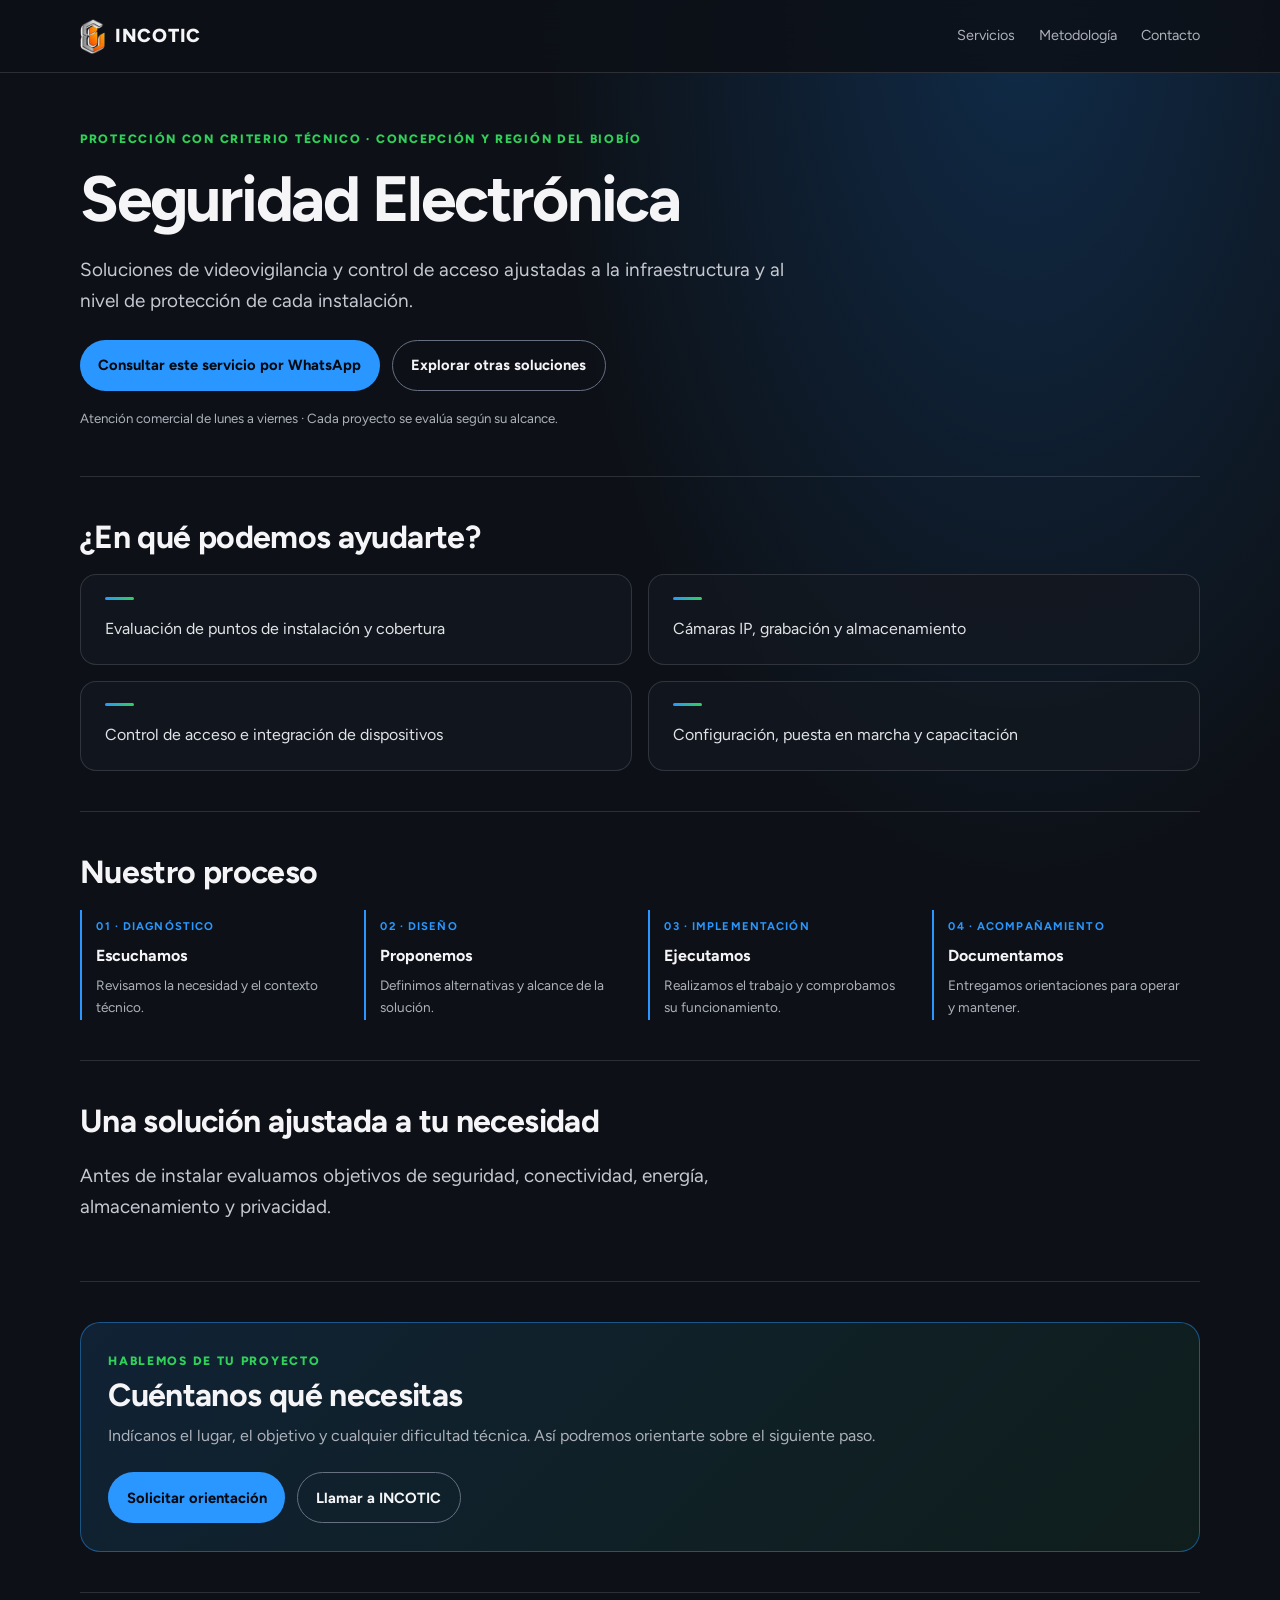
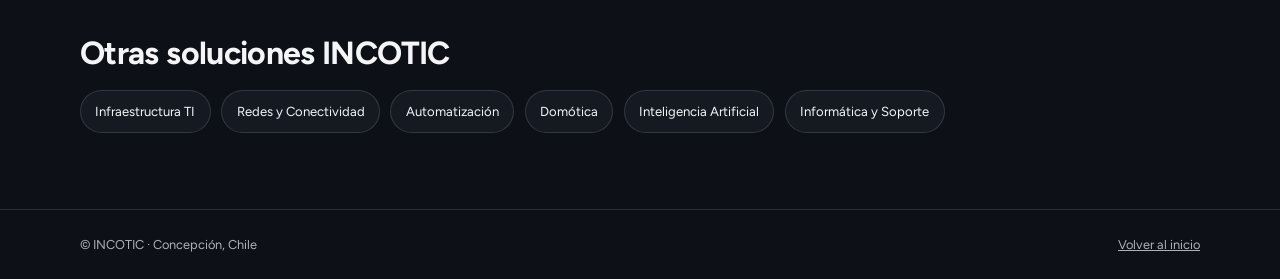
<file: servicios/seguridad-electronica.html>
<!DOCTYPE html>
<html lang="es-CL">
<head>
<meta charset="utf-8"><meta name="viewport" content="width=device-width,initial-scale=1">
<title>Seguridad Electrónica en Concepción y Biobío | INCOTIC</title>
<meta name="description" content="Soluciones de videovigilancia y control de acceso ajustadas a la infraestructura y al nivel de protección de cada instalación. INCOTIC, Concepción y Región del Biobío.">
<link rel="canonical" href="https://incotic.com/servicios/seguridad-electronica.html">
<meta property="og:type" content="website"><meta property="og:locale" content="es_CL">
<meta property="og:title" content="Seguridad Electrónica | INCOTIC"><meta property="og:description" content="Soluciones de videovigilancia y control de acceso ajustadas a la infraestructura y al nivel de protección de cada instalación.">
<meta property="og:url" content="https://incotic.com/servicios/seguridad-electronica.html"><meta property="og:image" content="https://incotic.com/og-image.jpg">
<link rel="icon" href="../logo.png" type="image/png">
<link rel="preconnect" href="https://fonts.googleapis.com">
<link rel="preconnect" href="https://fonts.gstatic.com" crossorigin>
<link href="https://fonts.googleapis.com/css2?family=Figtree:wght@400;500;600;700;800&display=swap" rel="stylesheet">
<link rel="stylesheet" href="../servicios.css">
<script type="application/ld+json">{"@context":"https://schema.org","@type":"Service","name":"Seguridad Electrónica","serviceType":"Seguridad Electrónica","description":"Soluciones de videovigilancia y control de acceso ajustadas a la infraestructura y al nivel de protección de cada instalación.","url":"https://incotic.com/servicios/seguridad-electronica.html","provider":{"@type":"Organization","name":"INCOTIC","url":"https://incotic.com/"},"areaServed":{"@type":"AdministrativeArea","name":"Región del Biobío, Chile"}}</script>
</head>
<body>
<a href="#contenido" class="skip">Saltar al contenido</a>
<header class="site-header"><nav class="shell nav" aria-label="Navegación principal">
<a class="brand" href="../index.html"><img src="../logo.png" alt="" width="25" height="35"> INCOTIC</a>
<div class="nav-links"><a href="../index.html#soluciones">Servicios</a><a href="../index.html#metodologia">Metodología</a><a href="../index.html#contacto">Contacto</a></div>
</nav></header>
<main id="contenido" class="shell">
<section class="hero" aria-labelledby="servicio-titulo">
<div class="eyebrow">Protección con criterio técnico · Concepción y Región del Biobío</div>
<h1 id="servicio-titulo">Seguridad Electrónica</h1>
<p class="lede">Soluciones de videovigilancia y control de acceso ajustadas a la infraestructura y al nivel de protección de cada instalación.</p>
<div class="actions"><a class="action action-primary" href="https://wa.me/56973828553?text=Hola%2C%20quisiera%20una%20evaluaci%C3%B3n%20sobre%20Seguridad%20Electr%C3%B3nica%20para%20mi%20proyecto." target="_blank" rel="noopener noreferrer">Consultar este servicio por WhatsApp</a><a class="action action-secondary" href="../index.html#soluciones">Explorar otras soluciones</a></div>
<p class="note">Atención comercial de lunes a viernes · Cada proyecto se evalúa según su alcance.</p>
</section>
<section class="section" aria-labelledby="alcance"><h2 id="alcance">¿En qué podemos ayudarte?</h2>
<div class="grid"><article class="tile"><p>Evaluación de puntos de instalación y cobertura</p></article>
<article class="tile"><p>Cámaras IP, grabación y almacenamiento</p></article>
<article class="tile"><p>Control de acceso e integración de dispositivos</p></article>
<article class="tile"><p>Configuración, puesta en marcha y capacitación</p></article></div></section>
<section class="section" aria-labelledby="metodo"><h2 id="metodo">Nuestro proceso</h2>
<div class="process">
<div class="step"><b>01 · Diagnóstico</b><h3>Escuchamos</h3><p>Revisamos la necesidad y el contexto técnico.</p></div>
<div class="step"><b>02 · Diseño</b><h3>Proponemos</h3><p>Definimos alternativas y alcance de la solución.</p></div>
<div class="step"><b>03 · Implementación</b><h3>Ejecutamos</h3><p>Realizamos el trabajo y comprobamos su funcionamiento.</p></div>
<div class="step"><b>04 · Acompañamiento</b><h3>Documentamos</h3><p>Entregamos orientaciones para operar y mantener.</p></div>
</div></section>
<section class="section" aria-labelledby="enfoque"><h2 id="enfoque">Una solución ajustada a tu necesidad</h2><p class="lede">Antes de instalar evaluamos objetivos de seguridad, conectividad, energía, almacenamiento y privacidad.</p></section>
<section class="section" aria-labelledby="cotiza"><div class="cta"><div class="eyebrow">Hablemos de tu proyecto</div><h2 id="cotiza">Cuéntanos qué necesitas</h2><p>Indícanos el lugar, el objetivo y cualquier dificultad técnica. Así podremos orientarte sobre el siguiente paso.</p><div class="actions"><a class="action action-primary" href="https://wa.me/56973828553?text=Hola%2C%20quisiera%20una%20evaluaci%C3%B3n%20sobre%20Seguridad%20Electr%C3%B3nica%20para%20mi%20proyecto." target="_blank" rel="noopener noreferrer">Solicitar orientación</a><a class="action action-secondary" href="tel:+56973828553">Llamar a INCOTIC</a></div></div></section>
<section class="section" aria-labelledby="otros"><h2 id="otros">Otras soluciones INCOTIC</h2><nav class="other-services" aria-label="Otros servicios"><a href="infraestructura-ti.html">Infraestructura TI</a><a href="redes-y-conectividad.html">Redes y Conectividad</a><a href="automatizacion.html">Automatización</a><a href="domotica.html">Domótica</a><a href="inteligencia-artificial.html">Inteligencia Artificial</a><a href="informatica.html">Informática y Soporte</a></nav></section>
</main>
<footer class="site-footer"><div class="shell footer-inner"><span>© INCOTIC · Concepción, Chile</span><a href="../index.html">Volver al inicio</a></div></footer>
</body>
</html>
</file>
<file: servicios.css>
:root{color-scheme:dark;--bg:#0d1117;--surface:#1b222d;--line:rgba(255,255,255,.13);--text:#f5f5f7;--muted:#adb1ba;--blue:#2997ff;--green:#30d158}
*{box-sizing:border-box}html{scroll-behavior:smooth}body{margin:0;font-family:Figtree,system-ui,sans-serif;color:var(--text);background:radial-gradient(ellipse at 80% 0%,#102b48 0,transparent 33%),var(--bg);line-height:1.65}
a{color:inherit}a:focus-visible{outline:3px solid var(--blue);outline-offset:4px;border-radius:4px}
.shell{width:min(1120px,calc(100% - 2.5rem));margin:0 auto}
.site-header{border-bottom:1px solid var(--line);background:rgba(13,17,23,.88);backdrop-filter:blur(16px);position:sticky;top:0;z-index:30}
.nav{min-height:72px;display:flex;align-items:center;justify-content:space-between;gap:1rem}.brand{display:inline-flex;align-items:center;gap:.65rem;font-size:1.18rem;font-weight:800;text-decoration:none;letter-spacing:.04em}.brand img{height:35px;width:auto}.nav-links{display:flex;flex-wrap:wrap;gap:clamp(.8rem,3vw,1.5rem)}.nav-links a{text-decoration:none;color:var(--muted);font-size:.9rem}.nav-links a:hover{color:#fff}
.skip{position:absolute;left:1rem;top:-5rem;background:#fff;color:#111;padding:.65rem 1rem;z-index:100}.skip:focus{top:.5rem}
.hero{padding:clamp(2.5rem,5vw,3.5rem) 0 clamp(1.5rem,3vw,2rem)}.eyebrow{color:var(--green);font-size:.76rem;letter-spacing:.14em;text-transform:uppercase;font-weight:800}.hero h1{font-size:clamp(2.2rem,5.6vw,4rem);max-width:840px;line-height:1.13;letter-spacing:-.035em;margin:.85rem 0 1.2rem}.lede{max-width:740px;color:#c6c9d2;font-size:clamp(1rem,2.3vw,1.18rem)}
.actions{display:flex;flex-wrap:wrap;gap:.75rem;margin-top:1.45rem}.action{min-height:46px;display:inline-flex;align-items:center;justify-content:center;padding:.78rem 1.15rem;border-radius:999px;text-decoration:none;font-weight:700;font-size:.92rem}.action-primary{background:var(--blue);color:#04080e}.action-secondary{border:1px solid #667080;color:#f5f5f7}
.note{color:var(--muted);font-size:.83rem;margin-top:1.1rem}
.section{padding:clamp(1.8rem,3.2vw,2.5rem) 0;border-top:1px solid var(--line)}.section h2{font-size:clamp(1.45rem,3vw,2rem);line-height:1.25;letter-spacing:-.02em;margin:0 0 1.1rem}.grid{display:grid;grid-template-columns:repeat(2,minmax(0,1fr));gap:1rem}
.tile{background:rgba(19,24,32,.85);border:1px solid var(--line);border-radius:16px;padding:1.35rem 1.5rem}.tile::before{content:"";display:block;width:29px;height:3px;background:linear-gradient(90deg,var(--blue),var(--green));border-radius:3px;margin-bottom:1rem}.tile p{margin:0;color:#e2e3e7}
.process{display:grid;grid-template-columns:repeat(4,minmax(0,1fr));gap:1rem}.step{border-left:2px solid var(--blue);padding:.1rem .9rem}.step b{color:var(--blue);font-size:.7rem;letter-spacing:.1em;text-transform:uppercase}.step h3{font-size:1rem;margin:.3rem 0}.step p{font-size:.85rem;color:var(--muted);margin:0}
.cta{padding:1.7rem;border:1px solid rgba(41,151,255,.45);border-radius:20px;background:linear-gradient(135deg,rgba(41,151,255,.13),rgba(48,209,88,.07))}.cta h2{margin:.25rem 0}.cta p{color:var(--muted);margin:.5rem 0}
.other-services{display:flex;flex-wrap:wrap;gap:.65rem}.other-services a{display:inline-flex;align-items:center;border:1px solid var(--line);background:#151922;padding:.6rem .9rem;border-radius:999px;text-decoration:none;font-size:.82rem}.other-services a:hover{border-color:var(--blue)}
.site-footer{margin-top:2.25rem;padding:1.5rem 0;border-top:1px solid var(--line);color:var(--muted);font-size:.8rem}.footer-inner{display:flex;align-items:center;justify-content:space-between;flex-wrap:wrap;gap:1rem}
@media(max-width:680px){.shell{width:min(100% - 1.5rem,1120px)}.nav{min-height:65px;flex-wrap:wrap;padding:.6rem 0}.nav-links{gap:.7rem 1.2rem}.hero{padding-top:2rem;padding-bottom:1.4rem}.section{padding:1.7rem 0}.grid,.process{grid-template-columns:1fr}.actions .action{width:100%}.tile{padding:1.1rem}.cta{padding:1.4rem}}
@media(prefers-reduced-motion:reduce){html{scroll-behavior:auto}}
</file>
